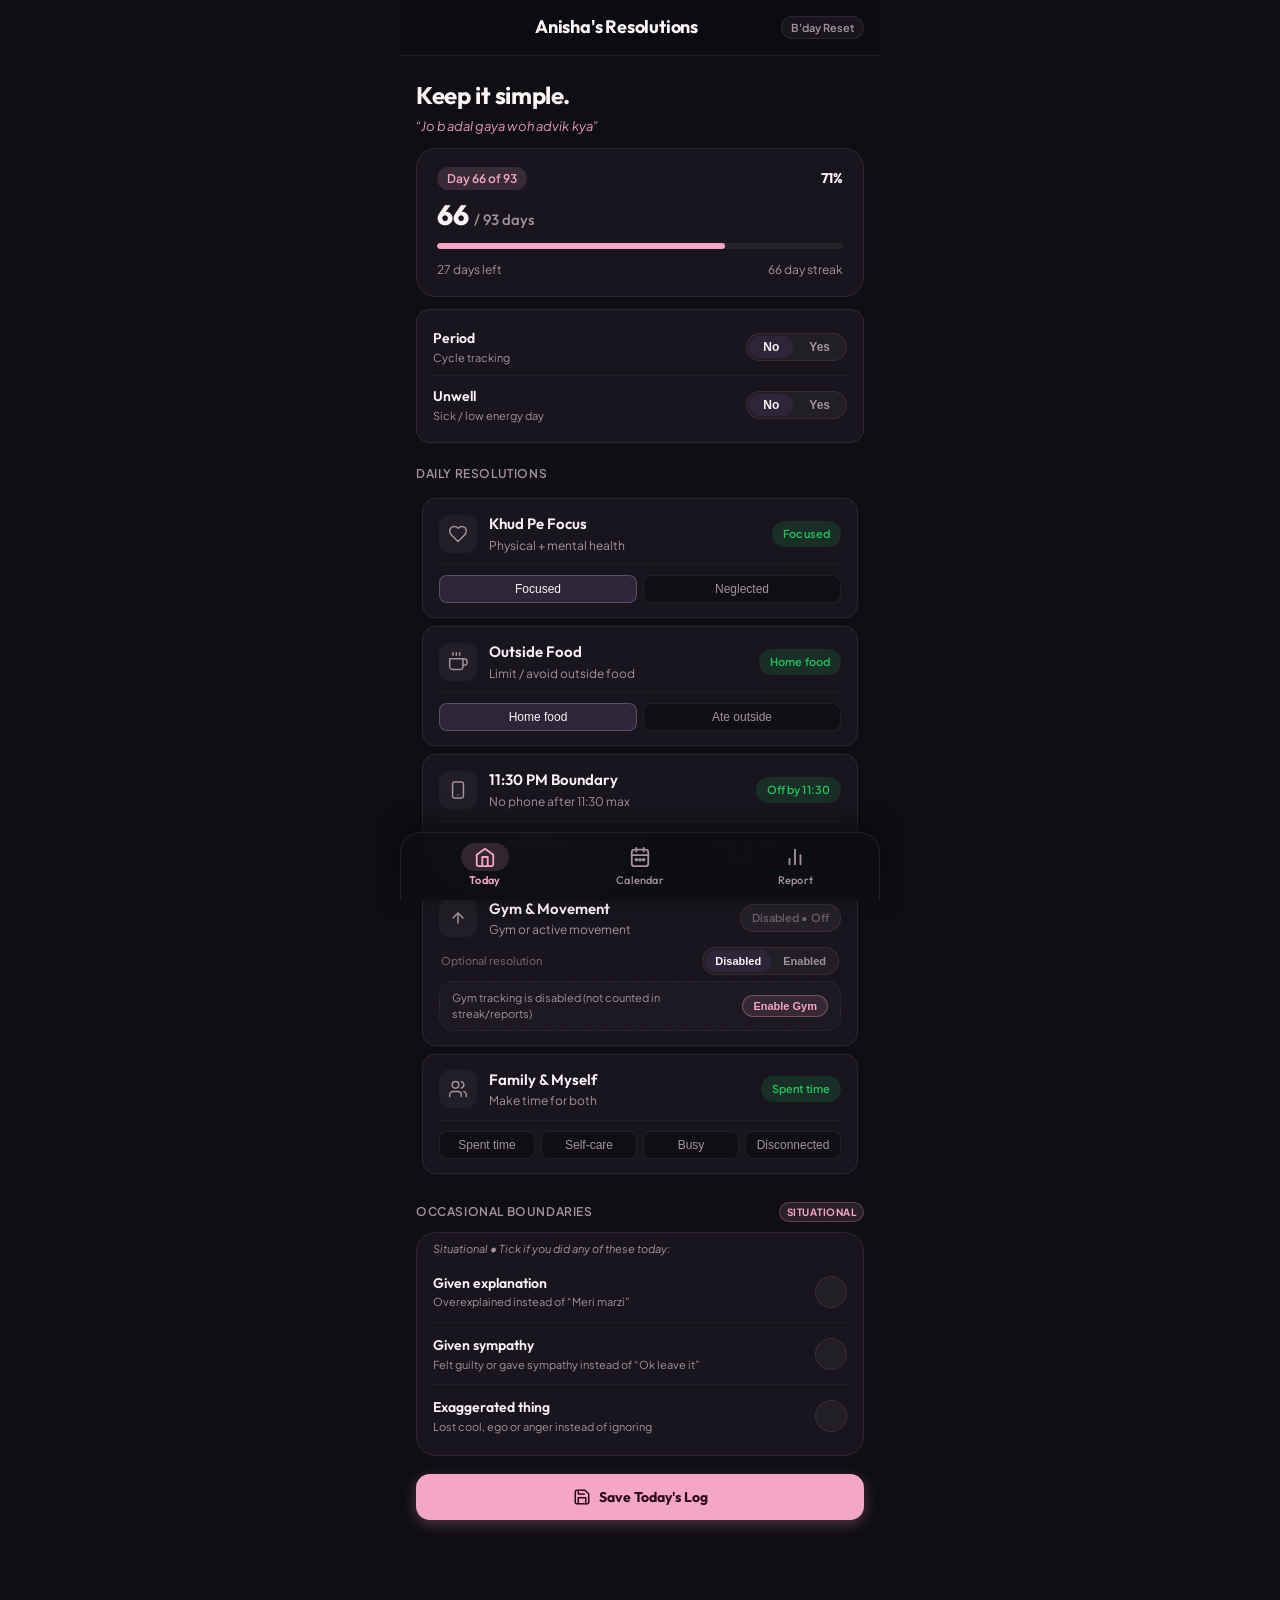
<file: index.html>
<!doctype html>
<html lang="en">

<head>
  <meta charset="utf-8">
  <meta name="viewport" content="width=device-width, initial-scale=1, viewport-fit=cover">
  <meta name="theme-color" content="#0f0e13">
  <title>My Resolutions - 93-Day Reset</title>
  <link rel="preconnect" href="https://fonts.googleapis.com">
  <link rel="preconnect" href="https://fonts.gstatic.com" crossorigin>
  <link href="https://fonts.googleapis.com/css2?family=Outfit:wght@400;500;600;700;800&family=Plus+Jakarta+Sans:wght@400;500;600;700;800&display=swap" rel="stylesheet">
  <link rel="stylesheet" href="styles.css">
</head>

<body>
  <div class="ambient-glow" aria-hidden="true"></div>
  <div class="app">
    <header class="top">
      <button class="back" id="backBtn" onclick="back()" aria-label="Go back" title="Go back">
        <svg viewBox="0 0 24 24" fill="none" stroke="currentColor" stroke-width="2" stroke-linecap="round" stroke-linejoin="round" width="20" height="20">
          <path d="M15 18l-6-6 6-6" />
        </svg>
      </button>
      <div class="top-brand">
        <div class="title">Anisha's Resolutions</div>
      </div>
      <div class="top-badge">B'day Reset</div>
    </header>

    <main id="main"></main>

    <nav class="nav" aria-label="Main Navigation">
      <button id="today" onclick="setView('today')">
        <span class="nav-icon">
          <svg viewBox="0 0 24 24" fill="none" stroke="currentColor" stroke-width="2" stroke-linecap="round" stroke-linejoin="round" width="22" height="22">
            <path d="M3 9.5L12 3l9 6.5V20a2 2 0 0 1-2 2H5a2 2 0 0 1-2-2V9.5z" />
            <path d="M9 22V12h6v10" />
          </svg>
        </span>
        <span class="nav-label">Today</span>
      </button>
      <button id="calendar" onclick="setView('calendar')">
        <span class="nav-icon">
          <svg viewBox="0 0 24 24" fill="none" stroke="currentColor" stroke-width="2" stroke-linecap="round" stroke-linejoin="round" width="22" height="22">
            <rect x="3" y="4" width="18" height="18" rx="3" />
            <line x1="16" y1="2" x2="16" y2="6" />
            <line x1="8" y1="2" x2="8" y2="6" />
            <line x1="3" y1="10" x2="21" y2="10" />
            <circle cx="8" cy="15" r="1" fill="currentColor" />
            <circle cx="12" cy="15" r="1" fill="currentColor" />
            <circle cx="16" cy="15" r="1" fill="currentColor" />
          </svg>
        </span>
        <span class="nav-label">Calendar</span>
      </button>
      <button id="report" onclick="setView('report')">
        <span class="nav-icon">
          <svg viewBox="0 0 24 24" fill="none" stroke="currentColor" stroke-width="2" stroke-linecap="round" stroke-linejoin="round" width="22" height="22">
            <line x1="18" y1="20" x2="18" y2="10" />
            <line x1="12" y1="20" x2="12" y2="4" />
            <line x1="6" y1="20" x2="6" y2="14" />
          </svg>
        </span>
        <span class="nav-label">Report</span>
      </button>
    </nav>
  </div>

  <div class="sheet" id="sheet" onclick="if(event.target===this)closeSheet()" role="dialog" aria-modal="true" aria-hidden="true">
    <div class="panel">
      <div class="handle" aria-hidden="true"></div>
      <div class="panel-header">
        <h2 id="st"></h2>
        <p class="sub" id="ss"></p>
      </div>
      <div class="opts" id="opts"></div>
    </div>
  </div>

  <div id="toast" class="toast" role="status" aria-live="polite"></div>

  <script src="app.js"></script>
</body>

</html>
</file>
<file: styles.css>
/* ==========================================================================
   Minimal & Simple UI Design System
   Fast, clean, high-contrast, distraction-free
   ========================================================================== */

:root {
  --bg: #0f0e13;
  --surface: #18151e;
  --surface-hover: #221d2b;
  --surface-active: #2d2639;
  --border: rgba(244, 167, 196, 0.1);
  --border-subtle: rgba(244, 167, 196, 0.05);

  --text: #faf4f7;
  --text-muted: #a3929c;
  --text-dim: #706069;

  --primary: #f4a7c4;
  --primary-glow: rgba(244, 167, 196, 0.28);
  --on-primary: #2a0818;

  --green: #22c55e;
  --green-bg: rgba(34, 197, 94, 0.14);
  --blue: #38bdf8;
  --blue-bg: rgba(56, 189, 248, 0.14);
  --amber: #f59e0b;
  --amber-bg: rgba(245, 158, 11, 0.14);
  --red: #ef4444;
  --red-bg: rgba(239, 68, 68, 0.14);
  --rose: #ff2d75;
  --rose-bg: rgba(255, 45, 117, 0.16);

  --radius-sm: 8px;
  --radius-md: 14px;
  --radius-lg: 20px;
  --radius-full: 9999px;

  --font: "Plus Jakarta Sans", -apple-system, BlinkMacSystemFont, "Segoe UI", Roboto, sans-serif;
  --font-display: "Outfit", var(--font);
  --ease: cubic-bezier(0.16, 1, 0.3, 1);
}

* {
  box-sizing: border-box;
  margin: 0;
  padding: 0;
  -webkit-font-smoothing: antialiased;
}

html {
  background-color: var(--bg);
  color-scheme: dark;
}

body {
  min-height: 100vh;
  background: var(--bg);
  color: var(--text);
  font-family: var(--font);
  font-size: 14px;
  line-height: 1.45;
}

.ambient-glow {
  display: none;
}

/* ==========================================================================
   App Container & Header
   ========================================================================== */
.app {
  max-width: 480px;
  margin: 0 auto;
  min-height: 100vh;
  padding-bottom: 88px;
  position: relative;
}

.top {
  height: 56px;
  position: sticky;
  top: 0;
  z-index: 30;
  background: rgba(12, 13, 18, 0.88);
  backdrop-filter: blur(16px);
  -webkit-backdrop-filter: blur(16px);
  display: flex;
  align-items: center;
  justify-content: space-between;
  padding: 0 16px;
  border-bottom: 1px solid var(--border);
}

.back {
  width: 36px;
  height: 36px;
  border: 0;
  border-radius: var(--radius-full);
  background: transparent;
  color: var(--text);
  display: grid;
  place-items: center;
  cursor: pointer;
  transition: background 0.15s ease, opacity 0.2s ease, visibility 0.2s ease;
}

.back:hover {
  background: var(--surface-hover);
}

.back.hidden {
  opacity: 0;
  visibility: hidden;
  pointer-events: none;
}

.top-brand {
  display: flex;
  align-items: center;
  gap: 8px;
}

.title {
  font-family: var(--font-display);
  font-size: 18px;
  font-weight: 700;
  color: var(--text);
  letter-spacing: -0.2px;
}

.top-badge {
  font-size: 11px;
  font-weight: 600;
  padding: 3px 9px;
  border-radius: var(--radius-full);
  background: var(--surface);
  color: var(--text-muted);
  border: 1px solid var(--border);
}

/* ==========================================================================
   Main Content Layout
   ========================================================================== */
main {
  padding: 14px 16px 24px;
}

.hero {
  padding: 8px 0 12px;
}

.hero h1 {
  font-family: var(--font-display);
  font-size: 24px;
  font-weight: 700;
  letter-spacing: -0.4px;
  color: var(--text);
}

.hero-quote {
  font-size: 13px;
  color: var(--primary);
  font-style: italic;
  margin-top: 4px;
  opacity: 0.9;
  letter-spacing: 0.1px;
}

.section {
  display: flex;
  align-items: center;
  justify-content: space-between;
  font-size: 12px;
  font-weight: 600;
  text-transform: uppercase;
  letter-spacing: 0.6px;
  color: var(--text-muted);
  margin: 22px 0 10px;
}

/* ==========================================================================
   Progress Card (Blue Hero Card)
   ========================================================================== */
.blue {
  background: var(--surface);
  border: 1px solid var(--border);
  border-radius: var(--radius-lg);
  padding: 18px 20px;
  margin-bottom: 12px;
  transition: border-color 0.2s ease;
}

.hero-card-header {
  display: flex;
  align-items: center;
  justify-content: space-between;
  margin-bottom: 10px;
}

.hero-pill-badge {
  font-size: 12px;
  font-weight: 600;
  color: var(--primary);
  background: rgba(244, 167, 196, 0.14);
  padding: 3px 10px;
  border-radius: var(--radius-full);
}

.hero-percent {
  font-family: var(--font-display);
  font-size: 14px;
  font-weight: 700;
  color: var(--text);
}

.big {
  font-family: var(--font-display);
  font-size: 28px;
  font-weight: 800;
  line-height: 1.1;
  color: var(--text);
  margin-bottom: 12px;
}

.big span {
  font-size: 15px;
  font-weight: 500;
  color: var(--text-muted);
}

.progress {
  height: 6px;
  background: rgba(255, 255, 255, 0.06);
  border-radius: var(--radius-full);
  overflow: hidden;
  margin-bottom: 12px;
}

.progress i {
  display: block;
  height: 100%;
  background: var(--primary);
  border-radius: var(--radius-full);
  transition: width 0.3s ease;
}

.hero-footer {
  display: flex;
  justify-content: space-between;
  font-size: 12px;
  color: var(--text-muted);
}

/* ==========================================================================
   Health & Wellbeing Toggles (Period & Unwell Yes/No)
   ========================================================================== */
.health-card {
  background: var(--surface);
  border: 1px solid var(--border);
  border-radius: var(--radius-md);
  padding: 8px 16px;
  margin-bottom: 12px;
}

.health-row {
  display: flex;
  align-items: center;
  justify-content: space-between;
  padding: 10px 0;
}

.health-row:first-child {
  border-bottom: 1px solid var(--border-subtle);
}

.health-title {
  font-family: var(--font-display);
  font-size: 14px;
  font-weight: 600;
  color: var(--text);
}

.health-desc {
  font-size: 11px;
  color: var(--text-muted);
  margin-top: 1px;
}

.segmented-pill {
  display: inline-flex;
  background: rgba(255, 255, 255, 0.04);
  border: 1px solid var(--border);
  border-radius: var(--radius-full);
  padding: 2px;
  gap: 2px;
}

.seg-btn {
  border: 0;
  border-radius: var(--radius-full);
  background: transparent;
  color: var(--text-muted);
  font-size: 12px;
  font-weight: 600;
  padding: 4px 14px;
  cursor: pointer;
  transition: all 0.15s ease;
}

.seg-btn:hover {
  color: var(--text);
}

.seg-btn.active {
  background: var(--surface-active);
  color: var(--text);
}

.seg-btn.rose.active {
  background: var(--rose);
  color: #2b0819;
}

.seg-btn.amber.active {
  background: var(--amber);
  color: #2e1e05;
}

.period-card {
  display: none;
}

.flex-btn-group {
  display: flex;
  gap: 6px;
}

.flex-btn {
  flex: 1;
  padding: 6px 10px;
  border: 1px solid var(--border);
  border-radius: var(--radius-sm);
  background: var(--bg);
  color: var(--text-muted);
  font-size: 12px;
  font-weight: 500;
  cursor: pointer;
  transition: all 0.15s ease;
}

.flex-btn:hover {
  background: var(--surface-hover);
  color: var(--text);
}

.flex-btn.active {
  background: var(--surface-active);
  color: var(--text);
  border-color: rgba(255, 255, 255, 0.2);
}

.flex-btn.done.active {
  background: var(--green-bg);
  color: var(--green);
  border-color: rgba(130, 216, 170, 0.4);
}

.flex-btn.busy.active {
  background: var(--blue-bg);
  color: var(--blue);
  border-color: rgba(56, 189, 248, 0.4);
}

.flex-btn.bad.active {
  background: var(--red-bg);
  color: var(--red);
  border-color: rgba(250, 133, 138, 0.4);
}

.flex-btn.period.active {
  background: var(--rose-bg);
  color: var(--rose);
  border-color: rgba(240, 149, 189, 0.3);
}

/* ==========================================================================
   Resolution Cards & Items
   ========================================================================== */
.card {
  background: var(--surface);
  border: 1px solid var(--border);
  border-radius: var(--radius-lg);
  padding: 16px;
  margin-bottom: 12px;
}

.resolutions-card {
  padding: 6px;
  background: transparent;
  border: 0;
}

.res-item {
  background: var(--surface);
  border: 1px solid var(--border);
  border-radius: var(--radius-md);
  padding: 14px 16px;
  margin-bottom: 8px;
  cursor: pointer;
  transition: background 0.15s ease, border-color 0.15s ease, transform 0.1s ease;
}

.res-item:hover {
  background: var(--surface-hover);
  border-color: rgba(255, 255, 255, 0.14);
}

.res-item:active {
  transform: scale(0.99);
}

.res-head {
  display: flex;
  align-items: center;
  gap: 12px;
}

.ico {
  width: 38px;
  height: 38px;
  border-radius: 10px;
  background: rgba(255, 255, 255, 0.04);
  display: grid;
  place-items: center;
  color: var(--text-muted);
  flex-shrink: 0;
}

.ico svg {
  width: 20px;
  height: 20px;
}

.body {
  flex: 1;
  min-width: 0;
}

.name {
  font-family: var(--font-display);
  font-size: 15px;
  font-weight: 600;
  color: var(--text);
}

.note {
  font-size: 12px;
  color: var(--text-muted);
  margin-top: 2px;
  white-space: nowrap;
  overflow: hidden;
  text-overflow: ellipsis;
}

/* Minimal Status Pills */
.pill {
  border: 0;
  border-radius: var(--radius-full);
  padding: 5px 11px;
  font-size: 11px;
  font-weight: 600;
  letter-spacing: 0.1px;
  background: var(--green-bg);
  color: var(--green);
  flex-shrink: 0;
}

.pill.warn {
  background: var(--amber-bg);
  color: var(--amber);
}

.pill.busy {
  background: var(--blue-bg);
  color: var(--blue);
  border: 1px solid rgba(56, 189, 248, 0.3);
}

.pill.bad {
  background: var(--red-bg);
  color: var(--red);
}

.pill.done {
  background: var(--green-bg);
  color: var(--green);
}

.pill.occasional,
.pill.subtle,
.pill.disabled {
  background: rgba(255, 255, 255, 0.05);
  color: var(--text-dim);
  border: 1px solid var(--border);
}

.res-badge-occasional {
  display: inline-block;
  font-size: 10px;
  font-weight: 700;
  text-transform: uppercase;
  letter-spacing: 0.5px;
  padding: 2px 7px;
  border-radius: var(--radius-full);
  background: rgba(244, 167, 196, 0.12);
  color: var(--primary);
  border: 1px solid rgba(244, 167, 196, 0.25);
  margin-left: 6px;
  vertical-align: middle;
}

.res-item .flex-btn-group {
  margin-top: 10px;
  padding-top: 10px;
  border-top: 1px solid var(--border-subtle);
}

.choice-chips {
  margin-top: 10px;
  padding-top: 10px;
  border-top: 1px dashed var(--border-subtle);
  transition: all 0.2s ease;
}

.choice-chips.calm-occasion {
  opacity: 0.9;
}

.choice-chips.active-occasion {
  opacity: 1;
}

.choice-chips-header {
  display: flex;
  align-items: center;
  justify-content: space-between;
  margin-bottom: 7px;
}

.choice-chips-title {
  display: inline-block;
  font-size: 11px;
  font-weight: 600;
  color: var(--text-muted);
  text-transform: uppercase;
  letter-spacing: 0.5px;
}

.occasion-tag {
  font-size: 10px;
  font-weight: 600;
  color: var(--primary);
  background: rgba(244, 167, 196, 0.12);
  border: 1px solid rgba(244, 167, 196, 0.25);
  padding: 2px 7px;
  border-radius: var(--radius-full);
}

.occasion-tag.subtle {
  color: var(--text-muted);
  background: rgba(255, 255, 255, 0.04);
  border-color: rgba(255, 255, 255, 0.08);
}

.sheet-info-box {
  background: rgba(244, 167, 196, 0.06);
  border: 1px solid rgba(244, 167, 196, 0.2);
  border-radius: var(--radius-sm);
  padding: 10px 14px;
  font-size: 12px;
  color: var(--text-muted);
  line-height: 1.45;
  margin-bottom: 12px;
}

.sheet-info-box b {
  color: var(--primary);
}

.occasional-section {
  margin-top: 14px;
}

.section-title-wrap {
  display: flex;
  align-items: center;
  justify-content: space-between;
  width: 100%;
}

.occasional-card {
  background: var(--surface);
  border: 1px solid var(--border);
  border-radius: var(--radius-lg);
  padding: 8px 16px;
  margin-bottom: 12px;
}

.occasional-hint-text {
  font-size: 11px;
  color: var(--text-muted);
  margin-bottom: 4px;
  font-style: italic;
}

.boundary-toggle-row {
  display: flex;
  align-items: center;
  justify-content: space-between;
  padding: 12px 0;
  border-bottom: 1px solid var(--border-subtle);
  cursor: pointer;
  transition: all 0.15s ease;
  user-select: none;
}

.boundary-toggle-row:last-child {
  border-bottom: 0;
}

.boundary-toggle-row:hover .boundary-title {
  color: var(--primary);
}

.boundary-info {
  flex: 1;
  min-width: 0;
  padding-right: 14px;
}

.boundary-title {
  font-family: var(--font-display);
  font-size: 14px;
  font-weight: 600;
  color: var(--text);
  transition: color 0.15s ease;
}

.boundary-toggle-row.active .boundary-title {
  color: var(--primary);
}

.boundary-sub {
  font-size: 11px;
  color: var(--text-muted);
  margin-top: 2px;
  line-height: 1.35;
}

/* Tactile Tick Toggle Button */
.tick-toggle-btn {
  width: 32px;
  height: 32px;
  border-radius: var(--radius-full);
  border: 1.5px solid var(--border);
  background: rgba(255, 255, 255, 0.04);
  color: transparent;
  display: inline-flex;
  align-items: center;
  justify-content: center;
  cursor: pointer;
  flex-shrink: 0;
  transition: all 0.2s cubic-bezier(0.34, 1.56, 0.64, 1);
  padding: 0;
}

.tick-toggle-btn .tick-icon {
  font-size: 15px;
  font-weight: 800;
  line-height: 1;
  transform: scale(0.5);
  opacity: 0;
  transition: transform 0.2s cubic-bezier(0.34, 1.56, 0.64, 1), opacity 0.15s ease;
}

.tick-toggle-btn:hover {
  border-color: rgba(244, 167, 196, 0.5);
  background: rgba(244, 167, 196, 0.08);
}

.tick-toggle-btn.active,
.boundary-toggle-row.active .tick-toggle-btn {
  background: var(--primary);
  border-color: var(--primary);
  color: #2b0819;
  box-shadow: 0 2px 10px rgba(244, 167, 196, 0.35);
}

.tick-toggle-btn.active .tick-icon,
.boundary-toggle-row.active .tick-toggle-btn .tick-icon {
  transform: scale(1);
  opacity: 1;
  color: #2b0819;
}

.choice-chips-grid {
  display: flex;
  flex-wrap: wrap;
  gap: 6px;
}

.choice-chip {
  border: 1px solid var(--border);
  background: rgba(255, 255, 255, 0.03);
  color: var(--text-muted);
  border-radius: var(--radius-full);
  padding: 5px 12px;
  font-size: 11px;
  font-weight: 600;
  font-family: var(--font);
  cursor: pointer;
  display: inline-flex;
  align-items: center;
  gap: 5px;
  transition: all 0.15s ease;
  user-select: none;
}

.choice-chip:hover {
  background: var(--surface-hover);
  color: var(--text);
  border-color: rgba(244, 167, 196, 0.3);
}

.choice-chip.active {
  background: rgba(244, 167, 196, 0.18);
  color: var(--primary);
  border-color: var(--primary);
  box-shadow: 0 2px 8px var(--primary-glow);
}

/* ==========================================================================
   Home Save Bar
   ========================================================================== */
.home-save-bar {
  margin-top: 18px;
  margin-bottom: 12px;
}

.save-home-btn {
  width: 100%;
  min-height: 46px;
  border: 0;
  border-radius: var(--radius-md);
  background: var(--primary);
  color: var(--on-primary);
  font-family: var(--font-display);
  font-size: 14px;
  font-weight: 700;
  cursor: pointer;
  display: inline-flex;
  align-items: center;
  justify-content: center;
  gap: 8px;
  box-shadow: 0 4px 14px var(--primary-glow);
  transition: all 0.15s var(--ease);
}

.save-home-btn:hover {
  background: #debaff;
  box-shadow: 0 6px 18px rgba(244, 167, 196, 0.45);
  transform: translateY(-1px);
}

.save-home-btn:active {
  transform: scale(0.98);
}

/* ==========================================================================
   Calendar View
   ========================================================================== */
.calhead {
  display: flex;
  justify-content: space-between;
  align-items: center;
  margin-bottom: 16px;
}

.calhead b {
  font-family: var(--font-display);
  font-size: 17px;
  font-weight: 700;
  color: var(--text);
}

.calhead button {
  width: 32px;
  height: 32px;
  border: 0;
  border-radius: var(--radius-full);
  background: var(--surface-hover);
  color: var(--text);
  display: inline-grid;
  place-items: center;
  font-size: 16px;
  cursor: pointer;
  margin-left: 6px;
  transition: background 0.15s ease;
}

.calhead button:hover:not(:disabled) {
  background: var(--surface-active);
}

.calhead button:disabled {
  opacity: 0.3;
  cursor: not-allowed;
}

.weeks {
  display: grid;
  grid-template-columns: repeat(7, 1fr);
  text-align: center;
  font-size: 11px;
  font-weight: 600;
  color: var(--text-dim);
  margin-bottom: 8px;
}

.grid {
  display: grid;
  grid-template-columns: repeat(7, 1fr);
  gap: 5px;
}

.day {
  aspect-ratio: 1;
  border: 0;
  border-radius: 10px;
  background: transparent;
  color: var(--text);
  font-size: 13px;
  font-weight: 500;
  position: relative;
  cursor: pointer;
  display: flex;
  align-items: center;
  justify-content: center;
  padding: 0;
  padding-bottom: 6px;
  transition: all 0.15s ease;
}

.day:hover:not(.out-of-range) {
  background: var(--surface-hover);
}

.day.today {
  outline: 2px solid var(--primary);
  font-weight: 700;
  background: rgba(244, 167, 196, 0.08);
}

.day.out-of-range {
  opacity: 0.18;
  cursor: default;
}

.day.future {
  color: var(--text-dim);
  opacity: 0.35;
}

.day.future:hover {
  opacity: 0.75;
  background: var(--surface-hover);
}

/* Calendar Indicator Dots - neatly centered below the date number */
.day-dots {
  position: absolute;
  bottom: 4px;
  left: 0;
  right: 0;
  display: flex;
  align-items: center;
  justify-content: center;
  gap: 3px;
  pointer-events: none;
  z-index: 2;
}

.day-dots i,
.day-dots .dot,
.day-dots .dot-period,
.day-dots .dot-unwell {
  position: static !important;
  top: auto !important;
  bottom: auto !important;
  left: auto !important;
  right: auto !important;
  transform: none !important;
  display: inline-block !important;
  width: 5px !important;
  height: 5px !important;
  border-radius: 50% !important;
  flex-shrink: 0 !important;
  margin: 0 !important;
}

.day-dots .dot {
  background: var(--green);
}

.day-dots .dot.g {
  background: var(--green) !important;
  box-shadow: 0 0 4px rgba(34, 197, 94, 0.7) !important;
}

.day-dots .dot.w {
  background: var(--blue) !important;
  box-shadow: 0 0 4px rgba(56, 189, 248, 0.7) !important;
}

.day-dots .dot.r {
  background: var(--red) !important;
  box-shadow: 0 0 4px rgba(239, 68, 68, 0.7) !important;
}

.day-dots .dot-period {
  background: var(--rose) !important;
  box-shadow: 0 0 4px rgba(255, 45, 117, 0.7) !important;
}

.day-dots .dot-unwell {
  background: var(--amber) !important;
  box-shadow: 0 0 4px rgba(245, 158, 11, 0.7) !important;
}

/* Standalone Dot Fallbacks */
.dot {
  width: 5px;
  height: 5px;
  border-radius: 50%;
  position: absolute;
  bottom: 5px;
  left: 50%;
  transform: translateX(-50%);
  background: var(--green);
}

.dot.g {
  background: var(--green);
}

.dot.w {
  background: var(--blue);
}

.dot.r {
  background: var(--red);
}

.dot-period {
  width: 5px;
  height: 5px;
  border-radius: 50%;
  position: absolute;
  top: 5px;
  right: 5px;
  background: var(--rose);
}

.dot-unwell {
  width: 5px;
  height: 5px;
  border-radius: 50%;
  position: absolute;
  top: 5px;
  left: 5px;
  background: var(--amber);
}

.legend {
  display: flex;
  gap: 14px;
  justify-content: center;
  flex-wrap: wrap;
  margin-top: 16px;
  padding-top: 14px;
  border-top: 1px solid var(--border);
  color: var(--text-muted);
  font-size: 11px;
}

.legend span {
  display: flex;
  align-items: center;
  gap: 6px;
}

.legend i {
  display: inline-block;
  width: 7px;
  height: 7px;
  border-radius: 50%;
}

.legend i.g {
  background: var(--green);
  box-shadow: 0 0 6px rgba(34, 197, 94, 0.45);
}

.legend i.w {
  background: var(--blue);
  box-shadow: 0 0 6px rgba(56, 189, 248, 0.45);
}

.legend i.r {
  background: var(--red);
  box-shadow: 0 0 6px rgba(239, 68, 68, 0.45);
}

.legend i.p {
  background: var(--rose);
  box-shadow: 0 0 6px rgba(255, 45, 117, 0.45);
}

.legend i.u {
  background: var(--amber);
  box-shadow: 0 0 6px rgba(245, 158, 11, 0.45);
}

/* ==========================================================================
   Months Overview (Inside Calendar)
   ========================================================================== */
.months {
  display: grid;
  gap: 8px;
}

.month {
  background: var(--surface);
  border: 1px solid var(--border);
  border-radius: var(--radius-md);
  padding: 14px 16px;
  cursor: pointer;
  transition: all 0.2s var(--ease);
}

.month:hover {
  border-color: rgba(255, 255, 255, 0.16);
}

.month.active-month {
  border-color: var(--primary);
  background: var(--surface-hover);
}

.mtop {
  display: flex;
  justify-content: space-between;
  align-items: center;
}

.mn {
  font-family: var(--font-display);
  font-size: 15px;
  font-weight: 600;
  color: var(--text);
}

.badge-mini {
  display: inline-block;
  font-size: 10px;
  font-weight: 600;
  padding: 2px 7px;
  border-radius: var(--radius-full);
  background: rgba(244, 167, 196, 0.16);
  color: var(--primary);
  margin-left: 6px;
  vertical-align: middle;
  text-transform: uppercase;
  letter-spacing: 0.4px;
}

.score {
  font-family: var(--font-display);
  font-size: 16px;
  font-weight: 700;
  color: var(--primary);
}

.bar {
  height: 5px;
  background: rgba(255, 255, 255, 0.06);
  border-radius: var(--radius-full);
  margin-top: 10px;
  overflow: hidden;
}

.bar i {
  display: block;
  height: 100%;
  background: var(--primary);
  border-radius: var(--radius-full);
}

.detail {
  display: none;
  margin-top: 12px;
  padding-top: 10px;
  border-top: 1px solid var(--border-subtle);
}

.month.open .detail {
  display: block;
}

.m-sub {
  font-size: 11px;
  color: var(--text-muted);
  margin-top: 2px;
}

.detail-grid {
  display: grid;
  grid-template-columns: repeat(4, 1fr);
  gap: 6px;
  margin-bottom: 12px;
}

.detail-chip {
  background: rgba(255, 255, 255, 0.03);
  border: 1px solid var(--border);
  border-radius: var(--radius-sm);
  padding: 8px 4px;
  text-align: center;
}

.detail-chip span {
  display: block;
  font-size: 10px;
  color: var(--text-dim);
  font-weight: 500;
  text-transform: uppercase;
  letter-spacing: 0.3px;
}

.detail-chip b {
  display: block;
  font-family: var(--font-display);
  font-size: 13px;
  font-weight: 700;
  color: var(--text);
  margin-top: 2px;
}

.detail-chip.green b { color: var(--green); }
.detail-chip.red b { color: var(--red); }
.detail-chip.rose b { color: var(--rose); }
.detail-chip.amber b { color: var(--amber); }
.detail-chip.cyan b { color: var(--blue); }
.detail-chip.dim b { color: var(--text-dim); }

.detail-section-title {
  font-family: var(--font-display);
  font-size: 11px;
  font-weight: 700;
  text-transform: uppercase;
  letter-spacing: 0.6px;
  color: var(--text-dim);
  margin: 10px 0 6px;
}

.detail-empty-note {
  font-size: 12px;
  color: var(--text-muted);
  padding: 12px 8px;
  text-align: center;
  font-style: italic;
  background: rgba(255, 255, 255, 0.02);
  border-radius: var(--radius-sm);
  border: 1px dashed var(--border);
  margin-top: 6px;
}

.row {
  display: flex;
  justify-content: space-between;
  padding: 6px 0;
  font-size: 12px;
  color: var(--text-muted);
}

.row b {
  color: var(--text);
  font-weight: 600;
}

/* Slips Timeline & Real Reasons */
.slips-timeline {
  display: grid;
  gap: 8px;
  margin-bottom: 16px;
}

.slip-entry {
  background: var(--surface);
  border: 1px solid var(--border);
  border-radius: var(--radius-md);
  padding: 10px 14px;
  display: flex;
  align-items: center;
  justify-content: space-between;
  gap: 12px;
}

.slip-date {
  font-family: var(--font-display);
  font-size: 12px;
  font-weight: 700;
  color: var(--text);
  white-space: nowrap;
}

.slip-reasons {
  display: flex;
  flex-wrap: wrap;
  gap: 6px;
  justify-content: flex-end;
}

.reason-tag {
  font-size: 11px;
  font-weight: 600;
  padding: 3px 8px;
  border-radius: var(--radius-full);
  display: inline-flex;
  align-items: center;
  gap: 4px;
}

.reason-tag.bad {
  background: rgba(239, 68, 68, 0.12);
  color: #fca5a5;
  border: 1px solid rgba(239, 68, 68, 0.28);
}

.reason-tag.warn {
  background: rgba(56, 189, 248, 0.12);
  color: #7dd3fc;
  border: 1px solid rgba(56, 189, 248, 0.28);
}

.reason-tag.rose {
  background: rgba(255, 45, 117, 0.12);
  color: #f4a7c4;
  border: 1px solid rgba(255, 45, 117, 0.28);
}

.reason-tag.amber {
  background: rgba(245, 158, 11, 0.12);
  color: #fcd34d;
  border: 1px solid rgba(245, 158, 11, 0.28);
}

.clean-record-card {
  background: rgba(34, 197, 94, 0.05);
  border: 1px solid rgba(34, 197, 94, 0.2);
  border-radius: var(--radius-md);
  padding: 16px;
  text-align: center;
  margin-bottom: 16px;
}

.clean-record-icon {
  font-size: 22px;
  margin-bottom: 4px;
}

.clean-record-title {
  font-family: var(--font-display);
  font-size: 13px;
  font-weight: 700;
  color: var(--green);
}

.clean-record-sub {
  font-size: 11px;
  color: var(--text-muted);
  margin-top: 4px;
  line-height: 1.4;
}

.upcoming-date-notice {
  background: rgba(244, 167, 196, 0.08);
  border: 1px dashed rgba(244, 167, 196, 0.3);
  border-radius: var(--radius-sm);
  padding: 8px 12px;
  font-size: 12px;
  color: var(--primary);
  margin-bottom: 12px;
  text-align: center;
  font-weight: 500;
}

/* ==========================================================================
   Report View & Habit Breakdown
   ========================================================================== */
.report-habit-grid {
  display: grid;
  gap: 8px;
  margin-bottom: 16px;
}

.report-habit-card {
  background: var(--surface);
  border: 1px solid var(--border);
  border-radius: var(--radius-md);
  padding: 12px 14px;
}

.report-habit-top {
  display: flex;
  justify-content: space-between;
  align-items: center;
  margin-bottom: 6px;
}

.report-habit-name {
  font-family: var(--font-display);
  font-size: 13px;
  font-weight: 600;
  color: var(--text);
  display: flex;
  align-items: center;
  gap: 6px;
}

.report-habit-score {
  font-family: var(--font-display);
  font-size: 13px;
  font-weight: 700;
  color: var(--primary);
}

.report-habit-bar {
  height: 4px;
  background: rgba(255, 255, 255, 0.05);
  border-radius: var(--radius-full);
  overflow: hidden;
  margin-bottom: 6px;
}

.report-habit-bar i {
  display: block;
  height: 100%;
  background: var(--primary);
  border-radius: var(--radius-full);
}

.report-habit-bar.green i { background: var(--green); }
.report-habit-bar.blue i { background: var(--blue); }

.report-habit-stats {
  font-size: 11px;
  color: var(--text-muted);
}

.metrics {
  display: grid;
  grid-template-columns: repeat(2, 1fr);
  gap: 8px;
  margin-bottom: 12px;
}

.metric {
  background: var(--surface);
  border: 1px solid var(--border);
  border-radius: var(--radius-md);
  padding: 14px 16px;
}

.metric b {
  font-family: var(--font-display);
  font-size: 24px;
  font-weight: 700;
  color: var(--text);
}

.metric span {
  display: block;
  font-size: 12px;
  color: var(--text-muted);
  margin-top: 2px;
}

.health-metrics-row {
  display: grid;
  grid-template-columns: repeat(2, 1fr);
  gap: 8px;
  margin-bottom: 12px;
}

.health-mini-card {
  background: var(--surface);
  border: 1px solid var(--border);
  border-radius: var(--radius-md);
  padding: 12px 14px;
  display: flex;
  align-items: center;
  justify-content: space-between;
}

.health-mini-card span {
  font-size: 13px;
  color: var(--text-muted);
  font-weight: 500;
  display: flex;
  align-items: center;
  gap: 6px;
}

.health-mini-card b {
  font-family: var(--font-display);
  font-size: 16px;
  font-weight: 700;
  color: var(--text);
}

.health-mini-card.rose b {
  color: var(--rose);
}

.health-mini-card.amber b {
  color: var(--amber);
}

.compare {
  background: var(--surface);
  border: 1px solid var(--border);
  border-radius: var(--radius-lg);
  overflow: hidden;
}

.cr {
  display: grid;
  grid-template-columns: 1.4fr repeat(4, 1fr);
  min-height: 44px;
  align-items: center;
  border-bottom: 1px solid var(--border-subtle);
  padding: 0 12px;
  font-size: 12px;
}

.cr:last-child {
  border: 0;
}

.cr>*:not(:first-child) {
  text-align: center;
}

.cr.head {
  color: var(--text-dim);
  font-size: 11px;
  font-weight: 600;
  text-transform: uppercase;
}

textarea {
  width: 100%;
  min-height: 110px;
  background: rgba(255, 255, 255, 0.03);
  border: 1px solid var(--border);
  color: var(--text);
  border-radius: var(--radius-md);
  padding: 12px;
  font-family: var(--font);
  font-size: 13px;
  resize: vertical;
  outline: none;
  transition: border-color 0.15s ease;
}

textarea:focus {
  border-color: var(--primary);
}

.save {
  width: 100%;
  min-height: 42px;
  border: 0;
  border-radius: var(--radius-sm);
  background: var(--primary);
  color: var(--on-primary);
  padding: 10px 16px;
  margin-top: 10px;
  font-family: var(--font-display);
  font-size: 14px;
  font-weight: 600;
  cursor: pointer;
  transition: opacity 0.15s ease;
}

.save:hover {
  opacity: 0.92;
}

/* ==========================================================================
   Minimal Bottom Navigation Bar
   ========================================================================== */
.nav {
  position: fixed;
  bottom: 0;
  left: 50%;
  transform: translateX(-50%);
  width: min(480px, 100%);
  height: 68px;
  background: rgba(14, 15, 20, 0.92);
  backdrop-filter: blur(20px);
  -webkit-backdrop-filter: blur(20px);
  display: flex;
  justify-content: space-around;
  align-items: center;
  z-index: 40;
  border-top: 1px solid var(--border);
  padding: 4px 6px max(8px, env(safe-area-inset-bottom, 8px));
  box-sizing: border-box;
}

@media (min-width: 481px) {
  .nav {
    border-left: 1px solid var(--border);
    border-right: 1px solid var(--border);
    border-top-left-radius: var(--radius-lg);
    border-top-right-radius: var(--radius-lg);
    box-shadow: 0 -6px 24px rgba(0, 0, 0, 0.5);
  }
}

.nav button {
  flex: 1;
  display: flex;
  flex-direction: column;
  align-items: center;
  justify-content: center;
  border: 0;
  background: transparent;
  color: var(--text-muted);
  cursor: pointer;
  padding: 4px 0;
  transition: all 0.15s var(--ease);
  -webkit-tap-highlight-color: transparent;
  user-select: none;
}

.nav button:hover {
  color: var(--text);
}

.nav button:hover .nav-icon {
  background: rgba(255, 255, 255, 0.05);
}

.nav .nav-icon {
  display: inline-flex;
  align-items: center;
  justify-content: center;
  width: 48px;
  height: 28px;
  border-radius: var(--radius-full);
  margin-bottom: 2px;
  transition: all 0.2s var(--ease);
}

.nav .nav-label {
  font-family: var(--font-display);
  font-size: 11px;
  font-weight: 500;
  letter-spacing: 0.2px;
  transition: font-weight 0.15s ease, color 0.15s ease;
}

.nav button.active {
  color: var(--primary);
}

.nav button.active .nav-label {
  font-weight: 600;
  color: var(--primary);
}

.nav button.active .nav-icon {
  background: rgba(244, 167, 196, 0.15);
  color: var(--primary);
}

.fab {
  display: none;
}

/* ==========================================================================
   Bottom Sheet (Modal Drawer)
   ========================================================================== */
.sheet {
  position: fixed;
  inset: 0;
  background: rgba(0, 0, 0, 0.7);
  backdrop-filter: blur(8px);
  -webkit-backdrop-filter: blur(8px);
  z-index: 50;
  display: none;
  align-items: flex-end;
  justify-content: center;
}

.panel {
  width: min(480px, 100%);
  max-height: 88vh;
  display: flex;
  flex-direction: column;
  background: var(--surface);
  border-top: 1px solid var(--border);
  border-left: 1px solid var(--border);
  border-right: 1px solid var(--border);
  border-radius: 24px 24px 0 0;
  padding: 8px 16px max(16px, env(safe-area-inset-bottom, 16px));
  box-shadow: 0 -8px 36px rgba(0, 0, 0, 0.7);
  animation: slideUp 0.22s var(--ease);
  box-sizing: border-box;
  overflow: hidden;
}

@keyframes slideUp {
  from { transform: translateY(100%); }
  to { transform: translateY(0); }
}

.handle {
  width: 36px;
  height: 4px;
  background: rgba(255, 255, 255, 0.2);
  border-radius: var(--radius-full);
  margin: 4px auto 10px;
  flex-shrink: 0;
}

.panel-header {
  margin-bottom: 12px;
}

.panel-header h2 {
  font-family: var(--font-display);
  font-size: 18px;
  font-weight: 700;
  color: var(--text);
}

.panel-header .sub {
  font-size: 12px;
  color: var(--text-muted);
  margin-top: 3px;
}

.opts {
  display: flex;
  flex-direction: column;
  gap: 10px;
  overflow-y: auto;
  overflow-x: hidden;
  overscroll-behavior: contain;
  -webkit-overflow-scrolling: touch;
  padding-bottom: 8px;
  padding-right: 2px;
}

.opts::-webkit-scrollbar {
  width: 4px;
}
.opts::-webkit-scrollbar-track {
  background: transparent;
}
.opts::-webkit-scrollbar-thumb {
  background: rgba(255, 255, 255, 0.15);
  border-radius: var(--radius-full);
}

/* Day Switcher & Sheet Header Bar */
.sheet-top {
  display: flex;
  align-items: center;
  justify-content: space-between;
  padding-bottom: 8px;
  border-bottom: 1px solid var(--border-subtle);
  position: sticky;
  top: 0;
  background: var(--surface);
  z-index: 5;
  margin-bottom: 2px;
}

.day-switcher {
  display: inline-flex;
  align-items: center;
  gap: 6px;
  background: rgba(255, 255, 255, 0.04);
  border: 1px solid var(--border);
  border-radius: var(--radius-full);
  padding: 3px 6px;
}

.day-switcher button {
  width: 26px;
  height: 26px;
  border-radius: var(--radius-full);
  border: 0;
  background: transparent;
  color: var(--text-muted);
  font-size: 16px;
  font-weight: 700;
  cursor: pointer;
  display: inline-flex;
  align-items: center;
  justify-content: center;
  transition: all 0.15s ease;
}

.day-switcher button:hover {
  background: var(--surface-active);
  color: var(--text);
}

.day-switcher span {
  font-family: var(--font-display);
  font-size: 13px;
  font-weight: 600;
  color: var(--text);
  padding: 0 4px;
}

.sheet-close {
  width: 30px;
  height: 30px;
  border-radius: var(--radius-full);
  border: 1px solid var(--border);
  background: rgba(255, 255, 255, 0.04);
  color: var(--text-muted);
  font-size: 13px;
  cursor: pointer;
  display: inline-flex;
  align-items: center;
  justify-content: center;
  transition: all 0.15s ease;
}

.sheet-close:hover {
  background: var(--surface-active);
  color: var(--text);
  border-color: rgba(255, 255, 255, 0.2);
}

.sheet-back {
  background: transparent;
  border: 0;
  color: var(--primary);
  font-family: var(--font-display);
  font-size: 13px;
  font-weight: 600;
  cursor: pointer;
  padding: 4px 8px;
  border-radius: var(--radius-sm);
  transition: background 0.15s ease;
}

.sheet-back:hover {
  background: rgba(244, 167, 196, 0.1);
}

.sheet-res-meta {
  display: flex;
  flex-direction: column;
}

.sheet-res-title {
  font-family: var(--font-display);
  font-size: 15px;
  font-weight: 700;
  color: var(--text);
}

.sheet-res-date {
  font-size: 11px;
  color: var(--text-muted);
  margin-top: 1px;
}

.sheet-section-title {
  font-family: var(--font-display);
  font-size: 11px;
  font-weight: 700;
  text-transform: uppercase;
  letter-spacing: 0.6px;
  color: var(--text-dim);
  margin: 4px 0 2px;
}

.sheet-health-grid {
  display: grid;
  grid-template-columns: repeat(2, 1fr);
  gap: 8px;
}

.sheet-health-row {
  display: flex;
  align-items: center;
  justify-content: space-between;
  padding: 8px 12px;
  background: rgba(255, 255, 255, 0.02);
  border: 1px solid var(--border);
  border-radius: var(--radius-md);
}

.sheet-health-meta {
  display: flex;
  flex-direction: column;
}

.sheet-health-label {
  font-family: var(--font-display);
  font-size: 13px;
  font-weight: 600;
  color: var(--text);
}

.sheet-health-hint {
  font-size: 10px;
  color: var(--text-dim);
  margin-top: 1px;
}

/* Day Resolution Cards in Sheet */
.day-res-card {
  background: rgba(255, 255, 255, 0.02);
  border: 1px solid var(--border);
  border-radius: var(--radius-md);
  padding: 10px 12px;
  transition: all 0.15s ease;
}

.day-res-card:hover {
  background: rgba(255, 255, 255, 0.035);
  border-color: rgba(255, 255, 255, 0.14);
}

.day-res-opt {
  display: flex;
  align-items: center;
  gap: 10px;
  cursor: pointer;
  margin-bottom: 8px;
}

.day-res-opt .ico {
  width: 30px;
  height: 30px;
  border-radius: 8px;
  background: rgba(255, 255, 255, 0.04);
  display: grid;
  place-items: center;
  color: var(--primary);
  flex-shrink: 0;
}

.day-res-opt .ico svg {
  width: 17px;
  height: 17px;
}

.day-res-opt .body {
  flex: 1;
  min-width: 0;
}

.day-res-opt .name {
  font-family: var(--font-display);
  font-size: 13px;
  font-weight: 600;
  color: var(--text);
}

.day-res-opt .chevron {
  color: var(--text-dim);
  font-size: 16px;
  line-height: 1;
  margin-left: 2px;
  transition: transform 0.15s ease;
}

.day-res-opt:hover .chevron {
  color: var(--primary);
  transform: translateX(2px);
}

.day-res-card .flex-btn-group {
  margin-top: 0;
  padding-top: 0;
  border-top: 0;
}

.day-res-card .flex-btn {
  padding: 5px 8px;
  font-size: 11px;
}

.sheet-done-bar {
  margin-top: 6px;
}

.modal-done-btn {
  width: 100%;
  min-height: 42px;
  border: 0;
  border-radius: var(--radius-md);
  background: var(--primary);
  color: var(--on-primary);
  font-family: var(--font-display);
  font-size: 14px;
  font-weight: 700;
  cursor: pointer;
  display: flex;
  align-items: center;
  justify-content: center;
  gap: 8px;
  box-shadow: 0 4px 14px var(--primary-glow);
  transition: all 0.15s ease;
}

.modal-done-btn:hover {
  background: #debaff;
  transform: translateY(-1px);
}

.opt {
  border: 1px solid var(--border);
  border-radius: var(--radius-md);
  background: rgba(255, 255, 255, 0.03);
  color: var(--text);
  padding: 14px 16px;
  text-align: left;
  cursor: pointer;
  transition: all 0.15s ease;
}

.opt:hover {
  background: var(--surface-hover);
  border-color: rgba(255, 255, 255, 0.14);
}

.opt:active {
  transform: scale(0.98);
}

.opt b {
  display: block;
  font-size: 14px;
  font-weight: 600;
  color: var(--text);
}

.opt small {
  display: block;
  font-size: 12px;
  color: var(--text-muted);
  margin-top: 2px;
}

.opt.selected {
  border-color: var(--primary);
  background: rgba(244, 167, 196, 0.12);
}

.opt {
  display: flex;
  align-items: center;
  justify-content: space-between;
}

.opt .opt-content {
  flex: 1;
}

.opt .opt-check {
  font-size: 15px;
  color: var(--primary);
  font-weight: 700;
  margin-left: 12px;
}

/* ==========================================================================
   Toast Notification
   ========================================================================== */
.toast {
  position: fixed;
  top: 16px;
  left: 50%;
  transform: translateX(-50%) translateY(-30px);
  background: var(--surface);
  border: 1px solid var(--border);
  color: var(--text);
  padding: 8px 16px;
  border-radius: var(--radius-full);
  font-size: 13px;
  font-weight: 500;
  display: flex;
  align-items: center;
  gap: 8px;
  z-index: 60;
  box-shadow: 0 4px 16px rgba(0, 0, 0, 0.4);
  opacity: 0;
  pointer-events: none;
  transition: all 0.25s var(--ease);
}

.toast.show {
  transform: translateX(-50%) translateY(0);
  opacity: 1;
}

/* ==========================================================================
   Gym Toggle & Optional State
   ========================================================================== */
.gym-box-wrapper {
  margin-top: 8px;
}

.gym-toggle-strip {
  display: flex;
  align-items: center;
  justify-content: space-between;
  margin-bottom: 6px;
  padding: 0 2px;
}

.gym-toggle-hint {
  font-size: 11px;
  color: var(--text-dim);
  font-weight: 500;
}

.segmented-pill.mini {
  padding: 2px;
}

.segmented-pill.mini .seg-btn {
  padding: 3px 10px;
  font-size: 11px;
  min-height: 22px;
}

.gym-disabled-card {
  display: flex;
  align-items: center;
  justify-content: space-between;
  gap: 10px;
  padding: 8px 12px;
  background: rgba(255, 255, 255, 0.02);
  border: 1px dashed var(--border);
  border-radius: var(--radius-md);
  font-size: 11px;
  color: var(--text-muted);
  cursor: pointer;
  transition: all 0.15s ease;
}

.gym-disabled-card:hover {
  background: rgba(255, 255, 255, 0.04);
  border-color: rgba(244, 167, 196, 0.3);
}

.gym-enable-action-btn {
  border: 1px solid rgba(244, 167, 196, 0.3);
  background: rgba(244, 167, 196, 0.12);
  color: var(--primary);
  border-radius: var(--radius-full);
  padding: 4px 10px;
  font-size: 11px;
  font-weight: 600;
  cursor: pointer;
  white-space: nowrap;
  transition: all 0.15s ease;
}

.gym-enable-action-btn:hover {
  background: var(--primary);
  color: var(--on-primary);
}
</file>
